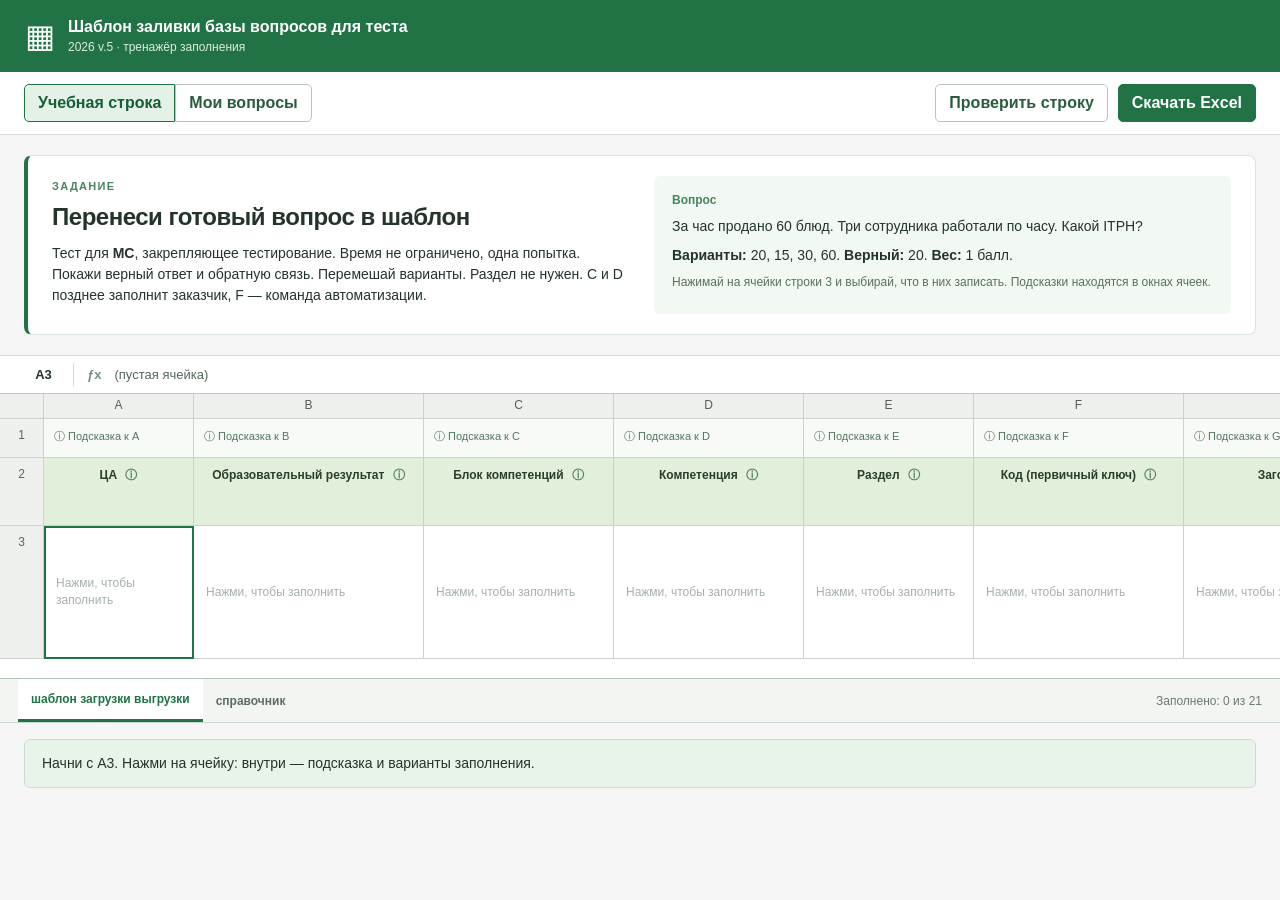
<file: oformlenie/index.html>
<!doctype html><html lang="ru"><head><meta charset="utf-8"><meta name="viewport" content="width=device-width,initial-scale=1"><title>Заполни шаблон теста</title><link rel="stylesheet" href="style.css"></head><body>
<header><div class="book-icon" aria-hidden="true">▦</div><div><b>Шаблон заливки базы вопросов для теста</b><small>2026 v.5 · тренажёр заполнения</small></div></header>
<div class="toolbar"><div class="mode-switch" aria-label="Режим работы"><button id="training" class="active">Учебная строка</button><button id="own">Мои вопросы</button></div><button id="check">Проверить строку</button><button id="add-row" hidden>＋ Добавить вопрос</button><button class="primary" id="export">Скачать Excel</button></div>
<section id="task" class="task"><div><span class="task-label">ЗАДАНИЕ</span><h1>Перенеси готовый вопрос в шаблон</h1><p>Тест для <b>МС</b>, закрепляющее тестирование. Время не ограничено, одна попытка. Покажи верный ответ и обратную связь. Перемешай варианты. Раздел не нужен. C и D позднее заполнит заказчик, F — команда автоматизации.</p></div><div class="question-source"><b>Вопрос</b><p>За час продано 60 блюд. Три сотрудника работали по часу. Какой ITPH?</p><p><b>Варианты:</b> 20, 15, 30, 60. <b>Верный:</b> 20. <b>Вес:</b> 1 балл.</p><small>Нажимай на ячейки строки 3 и выбирай, что в них записать. Подсказки находятся в окнах ячеек.</small></div></section>
<section id="own-info" class="own-info" hidden><b>Заполняй свои вопросы прямо в ячейках.</b> В окне ячейки можно выбрать значение или ввести своё. Одна строка — один вопрос. Черновик сохраняется в этом браузере.</section>
<div class="formula"><span id="cell-address">A3</span><b aria-hidden="true">ƒx</b><span id="formula-value">Выбери ячейку для заполнения</span></div>
<div class="sheet-wrap" id="sheet-wrap"><table id="sheet" aria-label="Шаблон загрузки вопросов"></table></div>
<div class="sheet-bottom"><div class="tabs"><button id="main-tab" class="active">шаблон загрузки выгрузки</button><button id="reference-tab">справочник</button></div><span id="progress">Заполнено: 0 из 21</span></div>
<div id="message" class="message" role="status" aria-live="polite">Начни с A3. Нажми на ячейку: внутри — подсказка и варианты заполнения.</div>
<dialog id="editor" aria-labelledby="editor-title"><form id="cell-form"><div class="editor-heading"><span id="editor-address"></span><button type="button" id="close-editor" aria-label="Закрыть">×</button></div><h2 id="editor-title"></h2><p id="editor-help"></p><div id="editor-options"></div><div id="manual-wrap"><label for="manual-value">Содержимое ячейки</label><textarea id="manual-value" rows="4"></textarea></div><p id="cell-feedback" role="status" aria-live="polite"></p><div class="editor-actions"><button class="primary" type="submit" id="save-cell">Записать в ячейку</button><button type="button" id="next-cell">Следующая ячейка →</button></div></form></dialog>
<script src="xlsx.js"></script><script src="app.js"></script></body></html>
</file>
<file: oformlenie/style.css>
:root{font-family:Segoe UI,Arial,sans-serif;color:#24342b;background:#f4f5f4}*{box-sizing:border-box}body{margin:0}header{display:flex;align-items:center;gap:13px;background:#217346;color:white;padding:17px 25px}header b{font-size:16px}header small{display:block;margin-top:4px;color:#daecdf;font-size:12px}.book-icon{font-size:32px}.toolbar{display:flex;align-items:center;flex-wrap:wrap;gap:10px;padding:12px 24px;border-bottom:1px solid #d6dcd7;background:#fff}button{font:inherit;border:1px solid #b7c5bc;border-radius:5px;background:white;color:#285c3d;padding:9px 13px;font-weight:600;cursor:pointer}button:hover{background:#edf6ef}button.primary{background:#217346;color:white;border-color:#217346}button.primary:hover{background:#175a35}button:disabled{opacity:.6;cursor:default}button[hidden],[hidden]{display:none!important}button:focus-visible,summary:focus-visible{outline:3px solid #81b995;outline-offset:2px}.mode-switch{display:flex;margin-right:auto}.mode-switch button{border-radius:0}.mode-switch button:first-child{border-radius:5px 0 0 5px}.mode-switch button:last-child{border-radius:0 5px 5px 0}.mode-switch button.active{background:#e3f1e7;border-color:#217346;color:#175d36}.task{display:grid;grid-template-columns:1fr 1fr;gap:25px;margin:20px 24px;padding:20px 24px;background:#fff;border:1px solid #d9e4dc;border-left:4px solid #217346;border-radius:8px}.task-label{font-size:11px;font-weight:800;letter-spacing:.12em;color:#46865f}h1{font-size:24px;margin:9px 0 12px;letter-spacing:-.02em}.task p{font-size:14px;line-height:1.5;margin:8px 0}.question-source{background:#f2f8f2;padding:14px 18px;border-radius:6px}.question-source>b{font-size:12px;color:#46865f}.question-source small{font-size:12px;line-height:1.4;color:#56725f;display:block}.own-info{margin:18px 24px;padding:16px;background:#fff;border:1px solid #dae4dc;font-size:14px;line-height:1.5}.formula{display:flex;align-items:center;gap:13px;padding:7px 14px;background:#fff;border-top:1px solid #d5dbd7;border-bottom:1px solid #bfc9c2;font-size:13px}.formula>span:first-child{width:60px;flex:none;text-align:center;border-right:1px solid #d5dbd7;font-weight:650;padding:4px 10px}.formula b{color:#789180}.formula>span:last-child{white-space:nowrap;overflow:hidden;text-overflow:ellipsis;color:#52685a}.sheet-wrap{overflow:auto;background:#fff;max-height:56vh;min-height:285px;border-bottom:1px solid #b4c2b9}table{border-collapse:separate;border-spacing:0;table-layout:fixed;width:max-content;min-width:100%}th,td{border-right:1px solid #cbd2cd;border-bottom:1px solid #cbd2cd;padding:0;vertical-align:top}thead th{position:sticky;top:0;z-index:4;background:#edf0ed;text-align:center;font-size:12px;font-weight:400;color:#526058;height:25px;padding:4px}.row-number{position:sticky;left:0;z-index:3;background:#edf0ed;min-width:44px;width:44px;text-align:center;font-size:12px;color:#58665d;font-weight:400;padding:9px 6px}thead .row-number{z-index:6}.note-cell{background:#f7faf7;height:39px;font-size:11px;color:#66836d}.note-cell button{width:100%;border:0;border-radius:0;background:transparent;padding:10px;font-size:11px;font-weight:400;color:#53775e;text-align:left}.heading-cell{background:#e2efda;font-size:12px;font-weight:700;line-height:1.3;padding:10px 12px;height:68px;color:#293f2c}.heading-cell span{color:#598269;margin-left:5px}.data-cell{height:132px;position:relative;background:white}.data-cell button{display:block;width:100%;height:100%;min-height:132px;text-align:left;border:0;border-radius:0;background:transparent;color:#26372a;font-size:13px;line-height:1.4;padding:12px;white-space:pre-wrap;overflow-wrap:anywhere;font-weight:400}.data-cell button.empty{color:#a5b1a8;font-size:12px}.data-cell.complete{background:#f1faf0}.data-cell.selected{outline:2px solid #217346;outline-offset:-2px;z-index:2}.data-cell.complete:after{content:'✓';position:absolute;right:4px;bottom:3px;font-size:11px;color:#639b6c;pointer-events:none}.data-cell button:hover{background:#edf6ef}.sheet-bottom{display:flex;justify-content:space-between;align-items:center;background:#f3f5f3;border-bottom:1px solid #ccd4ce;padding:0 18px;gap:20px}.tabs{display:flex}.tabs button{border:0;border-radius:0;background:transparent;padding:13px;font-size:12px;color:#5b6d60}.tabs button.active{color:#217346;font-weight:750;border-bottom:3px solid #217346;background:#fff}#progress{font-size:12px;color:#6a7b70;flex:none}.message{margin:16px 24px;padding:13px 17px;background:#e8f3e9;border:1px solid #c8decd;border-radius:6px;font-size:14px;line-height:1.5}.message.warning{background:#fff4dd;border-color:#e5cd98}dialog{border:1px solid #b7cdbd;border-radius:12px;padding:22px;width:min(560px,calc(100vw - 28px));max-height:85vh;overflow:auto;box-shadow:0 18px 65px #16392530;color:#24392d}dialog::backdrop{background:#13351e4d}.editor-heading{display:flex;justify-content:space-between;align-items:center}.editor-heading span{font-size:12px;color:#377d50;font-weight:800;padding:5px 9px;background:#e7f3e7;border-radius:5px}.editor-heading button{border:0;font-size:23px;padding:0 5px}dialog h2{font-size:20px;margin:14px 0 10px}#editor-help{font-size:14px;line-height:1.5;background:#f0f7ed;border-left:3px solid #6ba47d;padding:12px 14px;color:#456650}#editor-options{display:grid;gap:9px;margin:16px 0}.pick-option{display:flex;gap:10px;align-items:flex-start;border:1px solid #d2dfd5;border-radius:7px;padding:12px;font-size:14px;line-height:1.4;cursor:pointer;overflow-wrap:anywhere}.pick-option:has(input:checked){background:#e8f4e7;border-color:#6ca578}.pick-option input{accent-color:#217346;margin-top:3px}.pick-option span{white-space:pre-wrap;flex:1;min-width:0}textarea{width:100%;font:inherit;font-size:14px;padding:12px;border:1px solid #b6cbbb;border-radius:6px;line-height:1.45;resize:vertical}textarea:focus{outline:2px solid #83b28f}#manual-wrap label{display:block;font-size:13px;font-weight:650;margin-bottom:7px}.editor-actions{display:flex;gap:9px;flex-wrap:wrap;margin-top:17px}#cell-feedback{font-size:13px;line-height:1.5;color:#8a5a22}#cell-feedback.ok{color:#26743d}.reference-cell{padding:10px 14px;font-size:13px;background:#fff}.reference-head{background:#e2efda;font-weight:700}@media(max-width:760px){header{padding:15px}header b{font-size:14px}.toolbar{padding:10px 14px;gap:7px}.toolbar button{font-size:12px}.mode-switch{margin-right:0;width:100%}.mode-switch button{flex:1}.task{grid-template-columns:1fr;margin:14px;padding:17px;gap:8px}h1{font-size:22px}.task p{font-size:13px}.sheet-wrap{max-height:48vh}.message{margin:14px;font-size:13px}.sheet-bottom{padding:0 8px;gap:8px;flex-wrap:wrap}.tabs button{font-size:11px;padding:12px 8px}#progress{padding:5px 0}.own-info{margin:14px}.data-cell,.data-cell button{min-height:110px;height:110px}}
</file>
